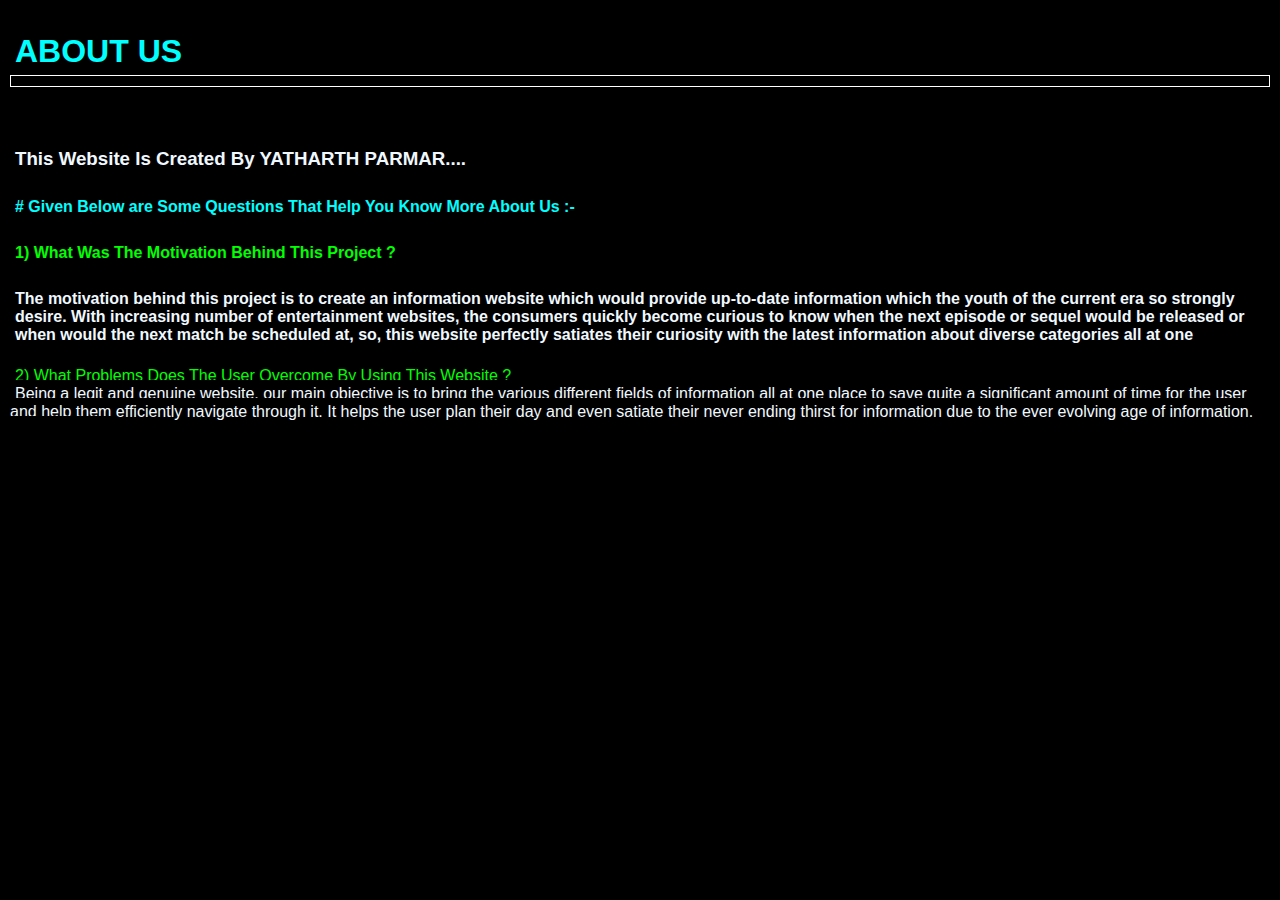
<file: aboutus.html>
<html>
    <head>
        <title>ABOUT US</title>
        <link rel="stylesheet" type="text/css" href="aboutus.css">
    </head>>
    <body>
        <h1>ABOUT US</h1> 
        <hr color="white" size="5px">
            <h2>Hello Users,</h2><br>
            <h3>This Website Is Created By YATHARTH PARMAR....</h3><br>
            <h4># Given Below are Some Questions That Help You Know More About Us :- </h4><br>
            <h5>1) What Was The Motivation Behind This Project ?</h5><br>
            <h6>The motivation behind this project is to create an information 
            website which would provide up-to-date information which the 
            youth of the current era so strongly desire. With increasing number 
            of entertainment websites, the consumers quickly become curious to 
            know when the next episode or sequel would be released or when 
            would the next match be scheduled at, so, this website perfectly 
            satiates their curiosity with the latest information about diverse 
            categories all at one</h6><br>
            <h7>2) What Problems Does The User Overcome By Using This Website ?</h7><br>
            <h8>Being a legit and genuine website, our main objective is to bring the 
                various different fields of information all at one place to save quite a 
                significant amount of time for the user and help them efficiently 
                navigate through it. It helps the user plan their day and even satiate 
                their never ending thirst for information due to the ever evolving age 
                of information. </h8>
            <h9>sihgjsghejsjv</h9>
        </body>
    </html>
</file>
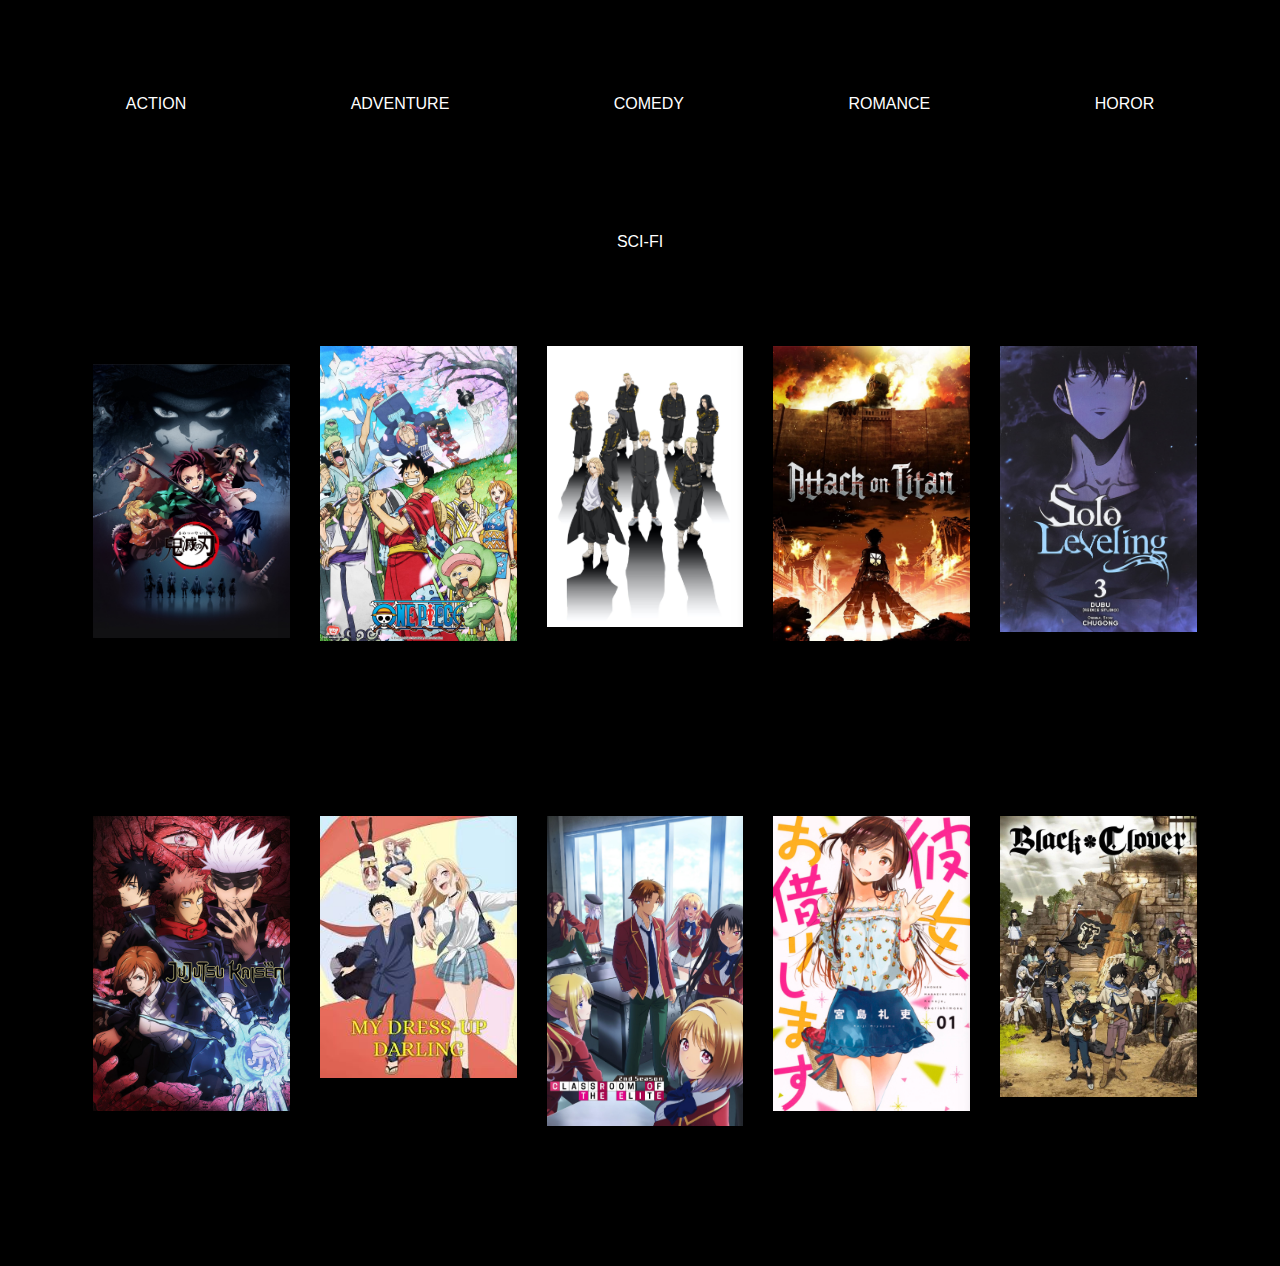
<file: anime.html>
<html>
<head>
    <title>Anime</title>
    <link rel="stylesheet" href="anime.css">
</head>
<body>
    <div class="GENRE">
        <ul>
            <li><a href="#">ACTION</a></li>
            <li><a href="#">ADVENTURE</a></li>
            <li><a href="#">COMEDY</a></li>
            <li><a href="#">ROMANCE</a></li>
            <li><a href="#">HOROR</a></li>
            <li><a href="#">SCI-FI</a></li>
        </ul>
        
    </div>
    <div class="ani">
        <div class="x">
         <a href="./demonslayer.html">
                <img src="demonslayer.jpg">
         </a>
        </div>
        <div class="x">
           <img src="onepiece.jpg">
        </div>
        <div class="x">
           <img src="tokyo.jpg">
        </div>
        <div class="x">
           <img src="aot.jpg">
        </div>
        <div class="x">
           <img src="sololeveling.jpg">
        </div>
        </div>
        <div class="me">
            <div class="m">
                <img src="jjk.jpg">
             </div>
             <div class="m">
                <img src="darling.jpg">
             </div>
             <div class="m">
                <img src="cote.jpg">
             </div>
             <div class="m">
                <img src="ragf.jpg">
             </div>
             <div class="m">
                <img src="blackclover.jpg">
             </div>

        </div>
</body>
</html>
</file>
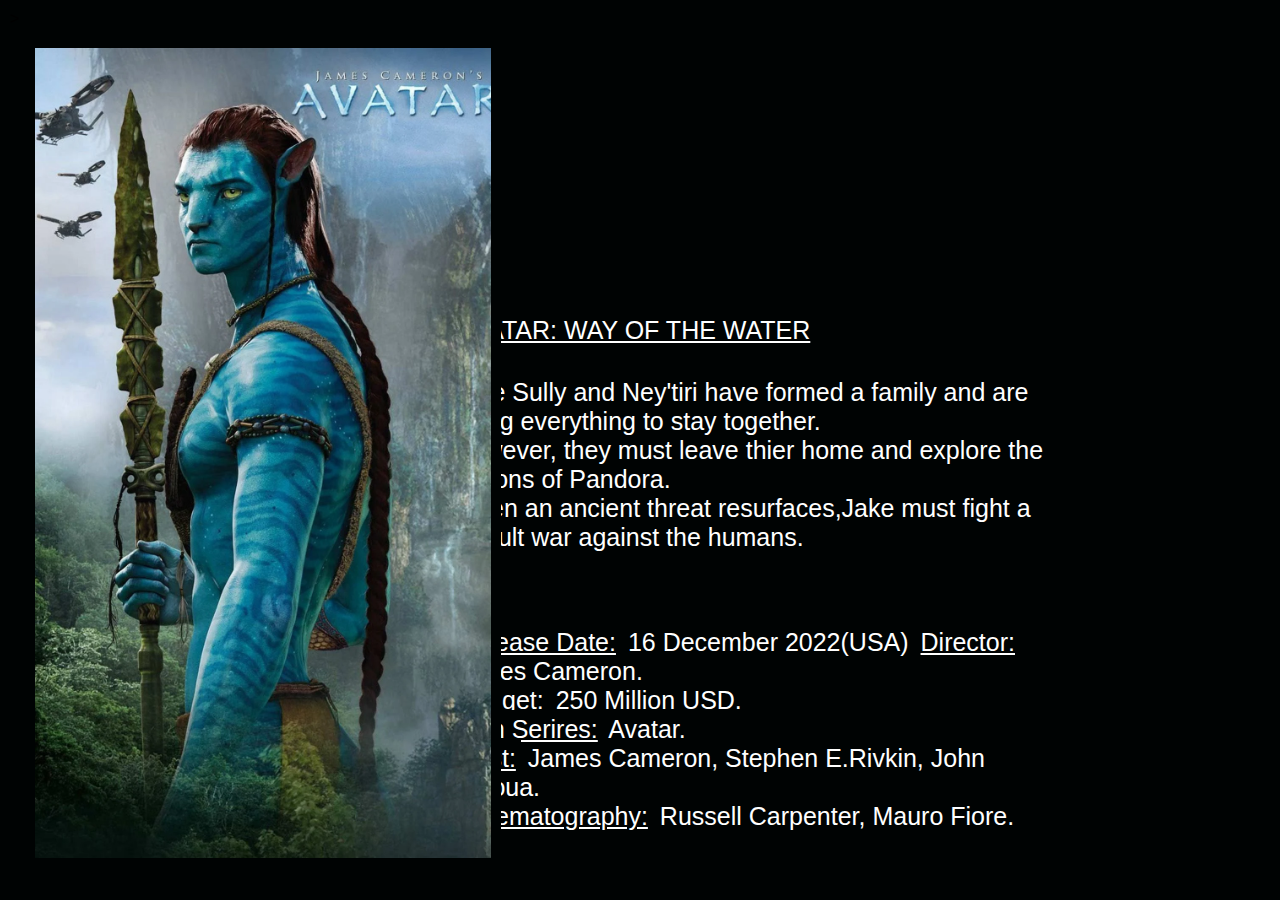
<file: avatar.html>
<html>
    <head>
        <title>AVATAR</title>
        <link rel="stylesheet" type="text/css" href="avatar.css">
    </head>>
    <body>
        <header>
            <div class="avatar">
                <div class="a">
                    <img src="aa.png">
                </div>
                </div>
                
                <p id="p1">
                    Jake Sully and Ney'tiri have formed a family and are doing everything to stay together.<br> However, they must leave 
                    thier home and explore the regions of Pandora.<br> When an ancient threat resurfaces,Jake must fight a diffcult war 
                    against the humans.<br>
                    </p>
                    <p id="p3">
                   <u>Release Date:</u> 16 December 2022(USA)
                   <u> Director:</u>    James Cameron.<br>
                   <u> Budget:</u> 250 Million USD.<br>
                   <u>Film Serires:</u> Avatar.<br>
                   <u> Cast:</u> James Cameron, Stephen E.Rivkin, John Refoua.<br>
                    <u>Cinematography:</u> Russell Carpenter, Mauro Fiore. 
                </p>
                <p id="p2"><u>AVATAR: WAY OF THE WATER</u></p>
            </header>
        </body>
    </html>
</file>
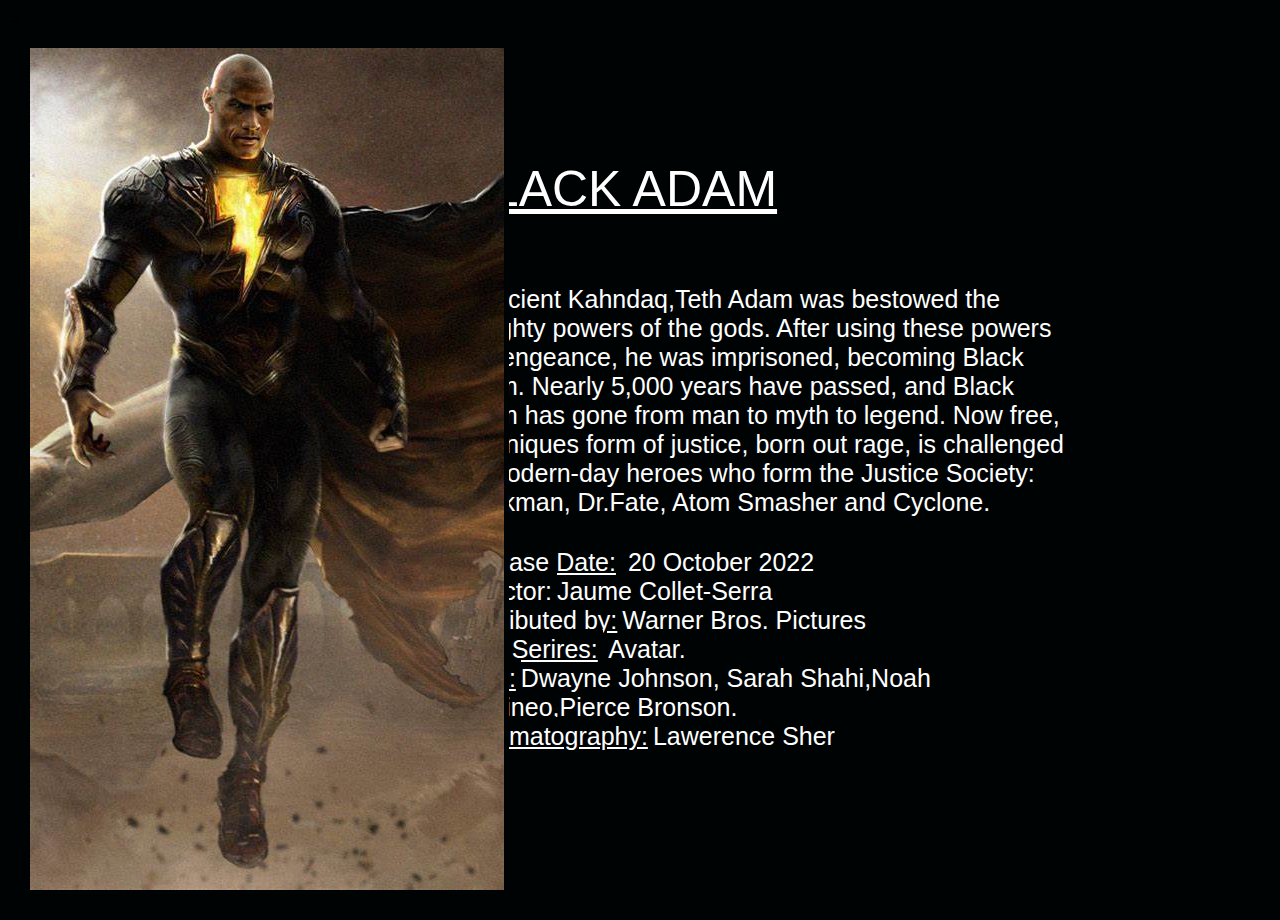
<file: blackadam.html>
<html>
    <head>
        <title>BLACK ADAM</title>
        <link rel="stylesheet" type="text/css" href="blackadam.css">
    </head>>
    <body>
        <header>
            <div class="blackadam">
                <div class="b">
                    <img src="ba.jpg">
                </div>
                </div>
                
                <p id="p1">
                    In ancient Kahndaq,Teth Adam was bestowed the almighty powers of the gods. After using these powers for vengeance,
                    he was imprisoned, becoming Black Adam. Nearly 5,000 years have passed, and Black Adam has gone from man to myth
                    to legend. Now free, his uniques form of justice, born out rage, is challenged by modern-day heroes who form the 
                    Justice Society: Hawkman, Dr.Fate, Atom Smasher and Cyclone. 
                    </p>
                    <p id="p3">
                   <u>Release Date:</u> 20 October 2022<br>
                   <u> Director:</u>Jaume Collet-Serra<br>
                   <u>Distributed by:</u>Warner Bros. Pictures<br>
                   <u>Film Serires:</u> Avatar.<br>
                   <u> Cast:</u>Dwayne Johnson, Sarah Shahi,Noah Centineo,Pierce Bronson. <br>
                    <u>Cinematography:</u>Lawerence Sher
                </p>
                <p id="p2"><u>BLACK ADAM</u></p>
            </header>
        </body>
    </html>
</file>
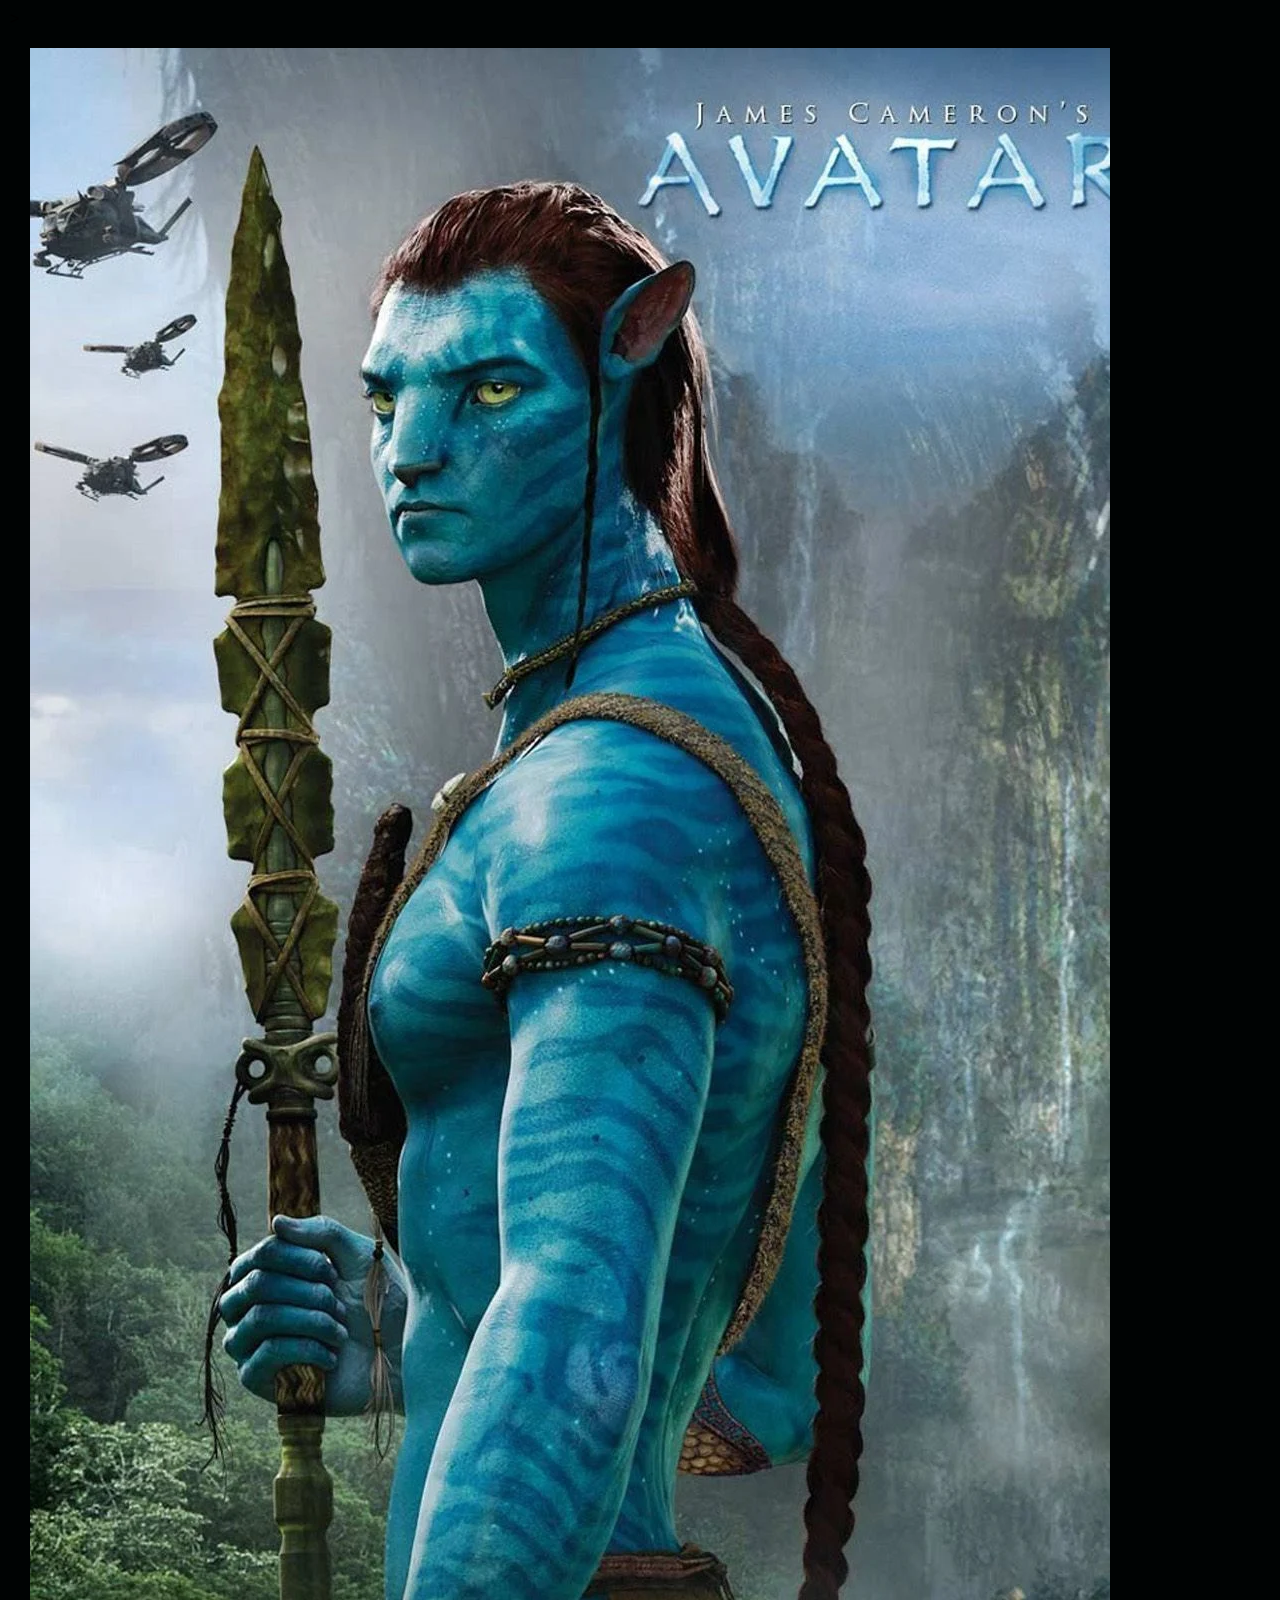
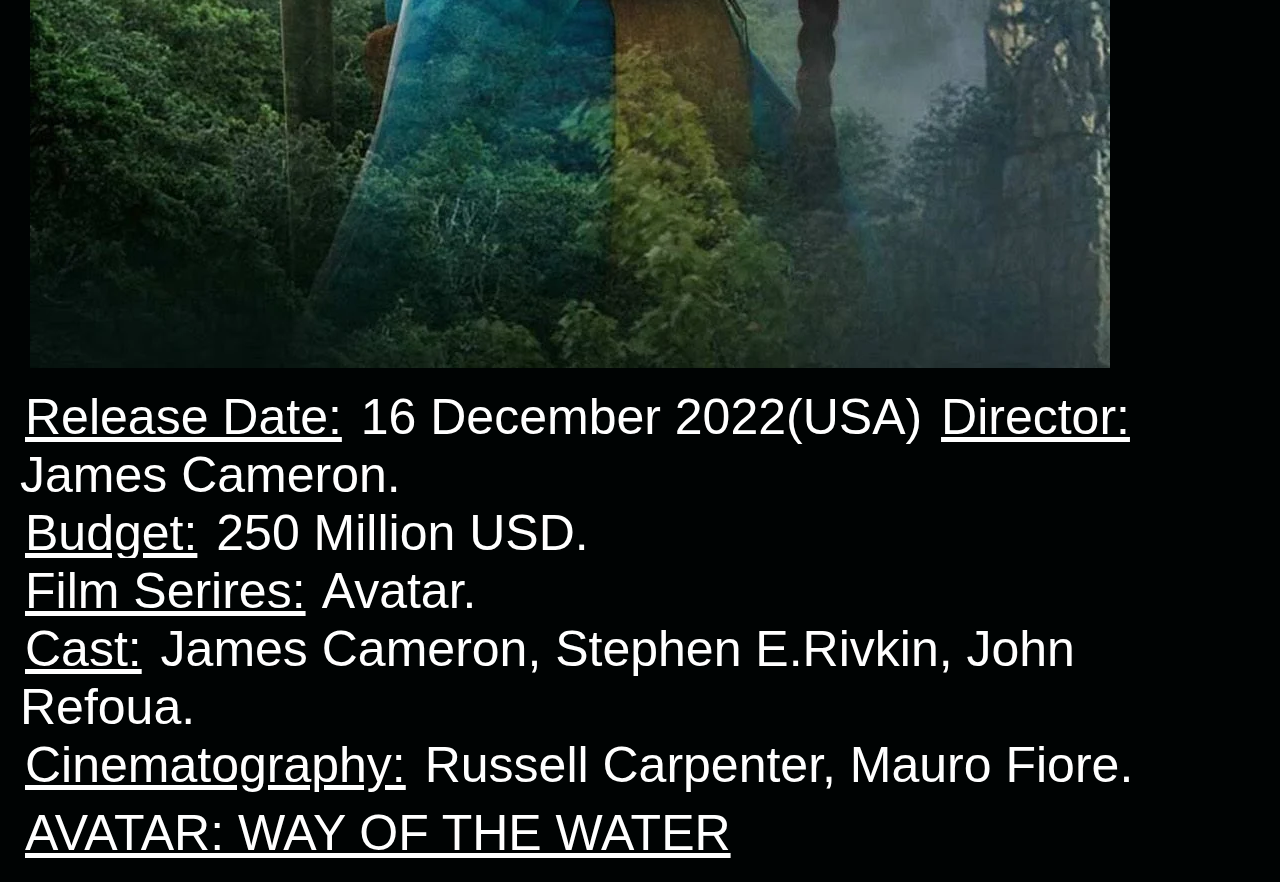
<file: ghostrider.html>
<html>
    <head>
        <title>GHOST RIDER</title>
        <link rel="stylesheet" type="text/css" href="ghostrider.css">
    </head>>
    <body>
        <header>
            <div class="avatar">
                <div class="c">
                    <img src="aa.png">
                </div>
                </div>
                
                <p id="p1">
                    Jake Sully and Ney'tiri have formed a family and are doing everything to stay together.<br> However, they must leave 
                    thier home and explore the regions of Pandora.<br> When an ancient threat resurfaces,Jake must fight a diffcult war 
                    against the humans.<br>
                    </p>
                    <p id="p3">
                   <u>Release Date:</u> 16 December 2022(USA)
                   <u> Director:</u>    James Cameron.<br>
                   <u> Budget:</u> 250 Million USD.<br>
                   <u>Film Serires:</u> Avatar.<br>
                   <u> Cast:</u> James Cameron, Stephen E.Rivkin, John Refoua.<br>
                    <u>Cinematography:</u> Russell Carpenter, Mauro Fiore. 
                </p>
                <p id="p2"><u>AVATAR: WAY OF THE WATER</u></p>
            </header>
        </body>
    </html>
</file>
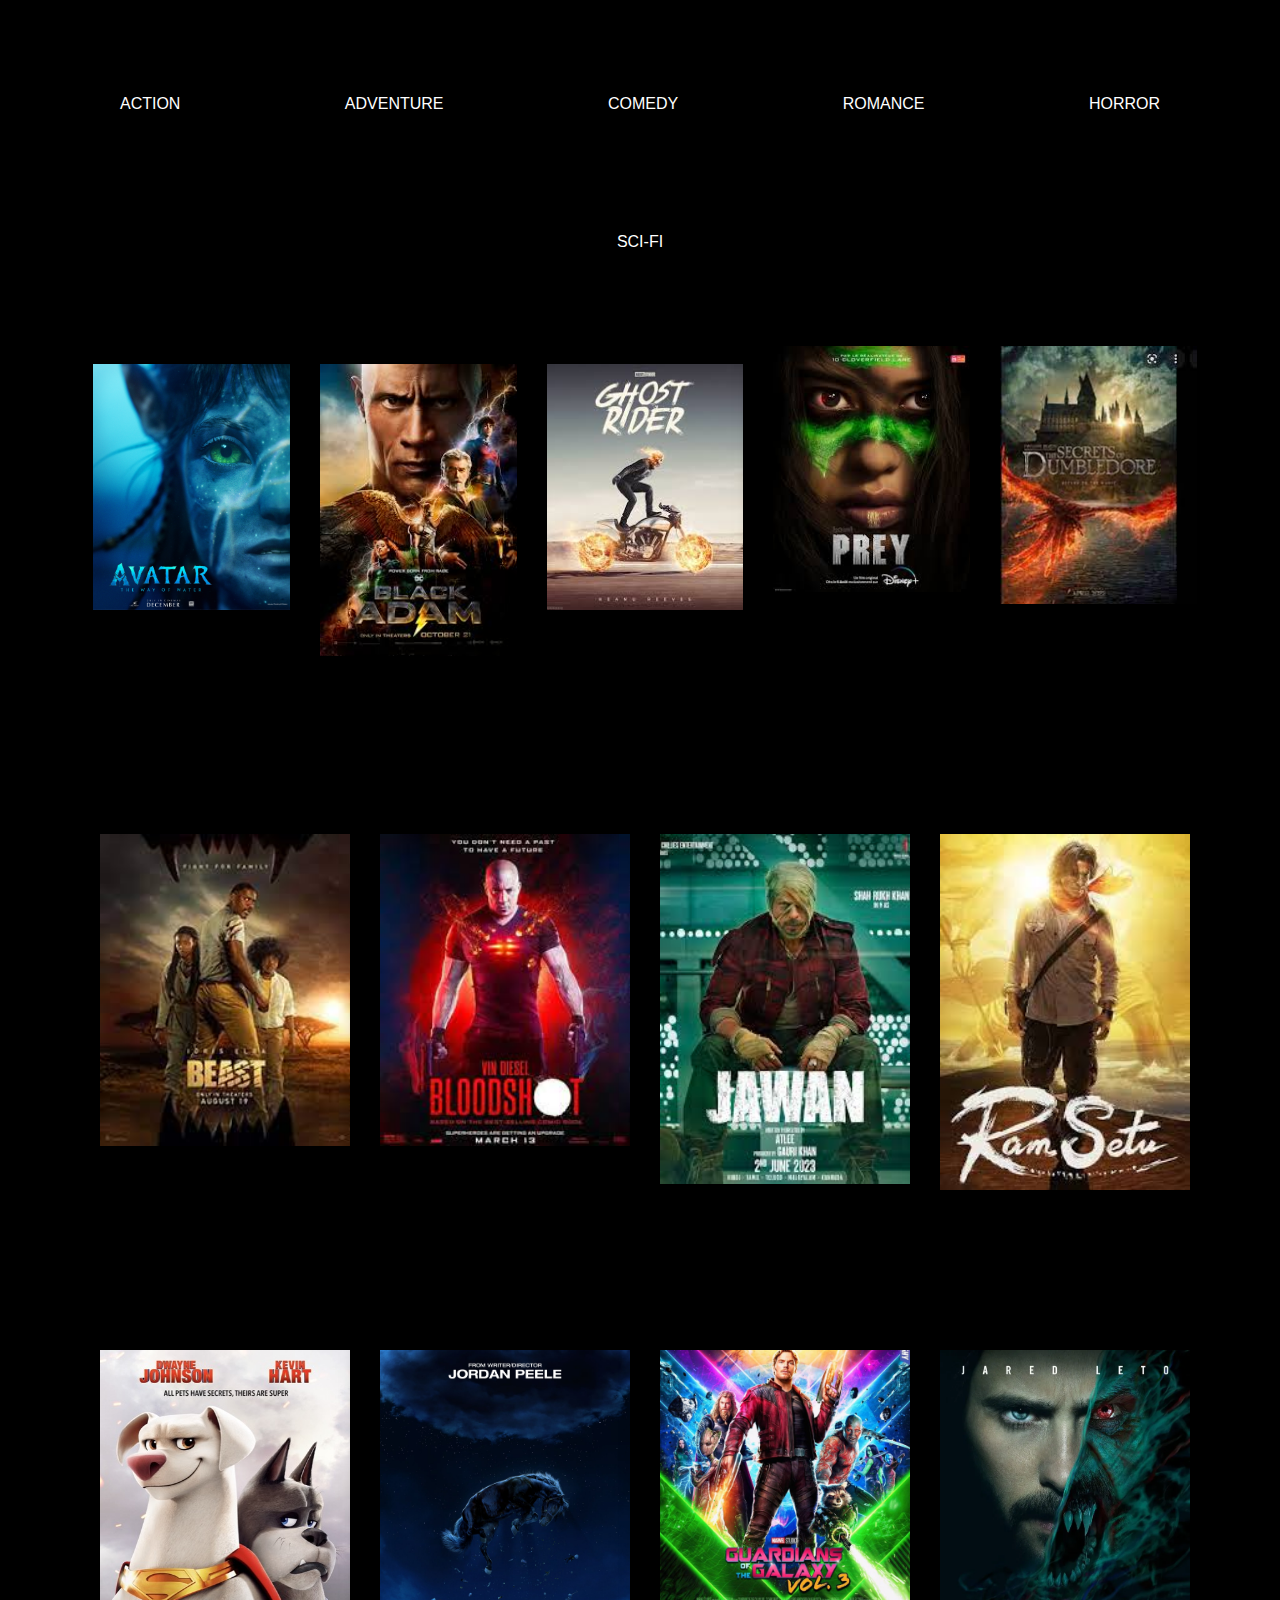
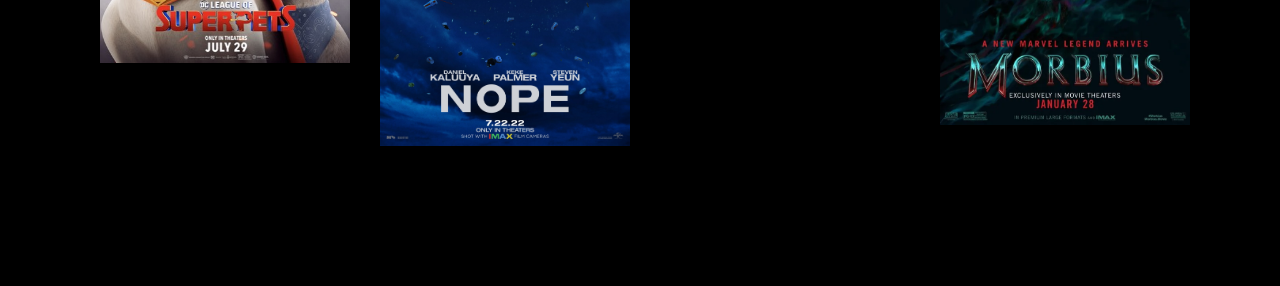
<file: movies.html>
<html>
<head>
    <title>Movies</title>
    <link rel="stylesheet" href="./CSS/movies.css">
</head>
<body>
    <div class="GENRE">
        <ul>
            <li><a href="#">ACTION</a></li>
            <li><a href="#">ADVENTURE</a></li>
            <li><a href="#">COMEDY</a></li>
            <li><a href="#">ROMANCE</a></li>
            <li><a href="#">HORROR</a></li>
            <li><a href="#">SCI-FI</a></li>
        </ul>
        
    </div>
    <div class="images">
        <div class="box">
            <a href="./avatar.html">
                <img src="ava1.jpg">
            </a>
        </div>
        <div class="box">
            <a href="./blackadam.html">
           <img src="black adam.jpg">
           </a>
        </div>
        <div class="box">
            <a href="./ghostrider.html">
           <img src="ghost rider.jpg">
            </a>
        </div>
        <div class="box">
           <img src="prey.jpg">
        </div>
        <div class="box">
           <img src="SOD.jpg">
        </div>
        </div>
        <div class="pics">
            <div class="s">
                <img src="beast.jpg">
             </div>
             <div class="s">
                <img src="bloodshot.jpg">
             </div>
             <div class="s">
                <img src="jawan.jpg">
             </div>
             <div class="s">
                <img src="ram setu.jpg">
             </div>

        </div>
        <div class="photos">
            <div class="q">
                <img src="superpets.jpg">
            </div>
            <div class="q">
                <img src="nope.jpg">
            </div>  
            <div class="q">
                <img src="gog3.jpg">
            </div>  
            <div class="q">
                <img src="morbius.webp">
            </div>
        </div>
</body>
</html>
</file>
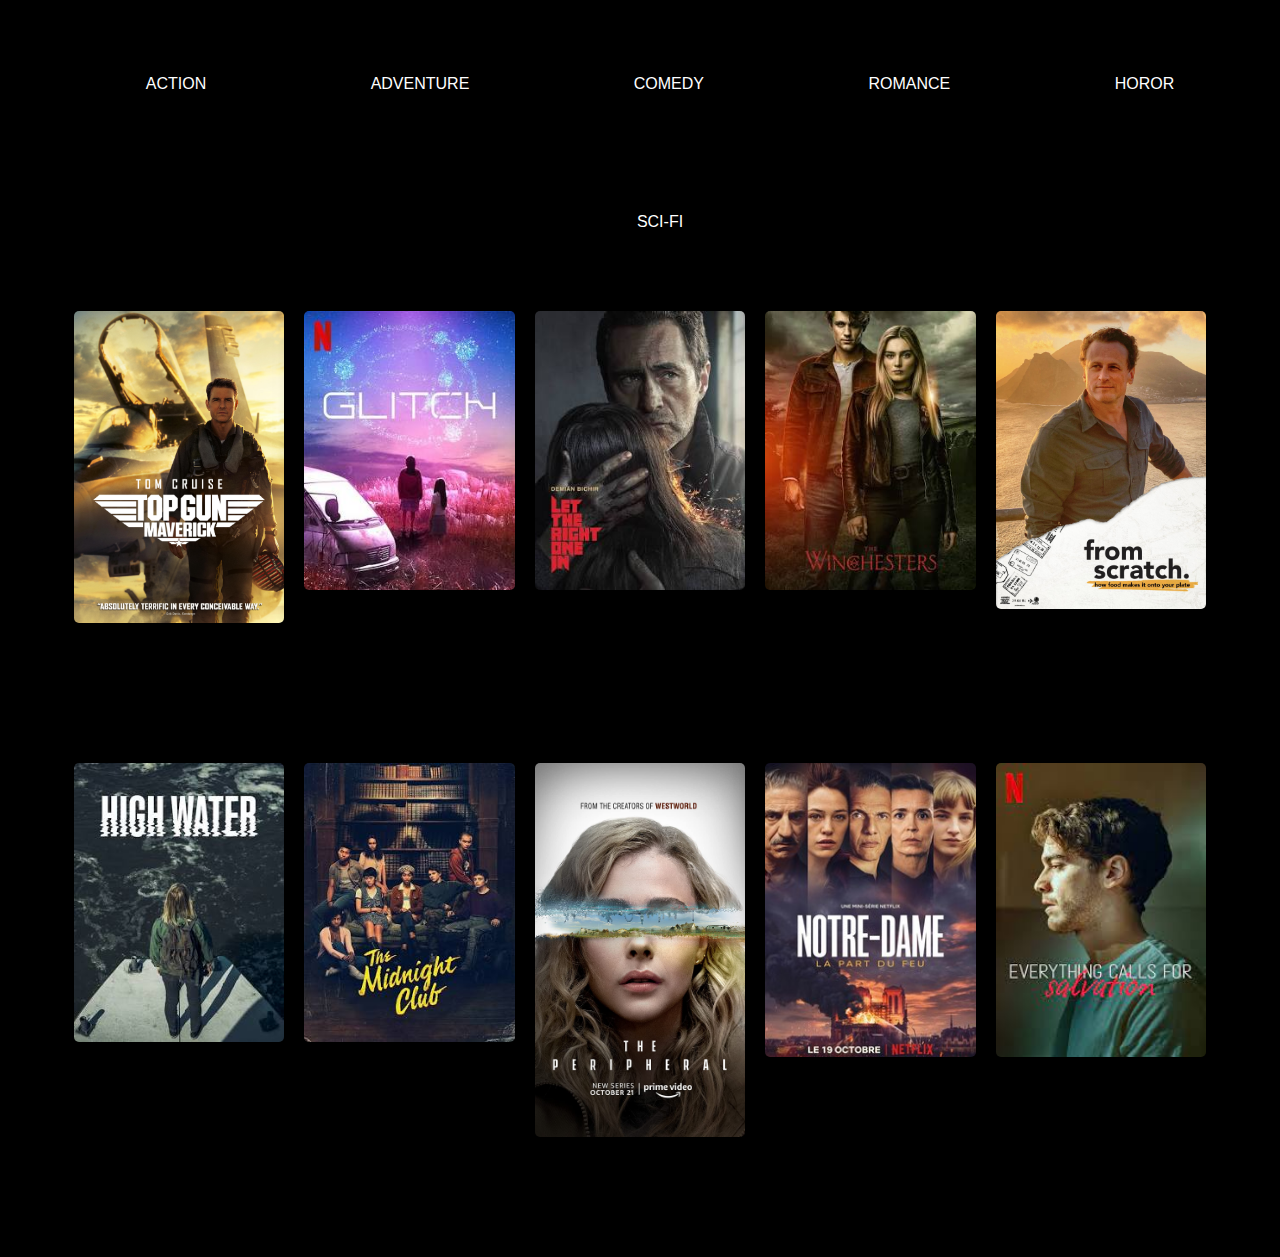
<file: series.html>
<!DOCTYPE html>
<html lang="en">
<head>
    <meta charset="UTF-8">
    <meta http-equiv="X-UA-Compatible" content="IE=edge">
    <meta name="viewport" content="width=device-width, initial-scale=1.0">
    <title>Movies</title>
    <link rel="stylesheet" href="series.css">
</head>
<body>
    <div class="GENRE">
        <ul>
            <li><a href="#">ACTION</a></li>
            <li><a href="#">ADVENTURE</a></li>
            <li><a href="#">COMEDY</a></li>
            <li><a href="#">ROMANCE</a></li>
            <li><a href="#">HOROR</a></li>
            <li><a href="#">SCI-FI</a></li>
        </ul>
        
    </div>
    <div class="ser">
        <div class="y">
                <img src="maverick.jpg">
        </div>
        <div class="y">
           <img src="glitch.jpg">
        </div>
        <div class="y">
           <img src="leftright.jpg">
        </div>
        <div class="y">
           <img src="winchesters.jpg">
        </div>
        <div class="y">
           <img src="fromscratch.jpg">
        </div>
        </div>
        <div class="ies">
            <div class="z">
                <img src="highwater.jpg">
             </div>
             <div class="z">
                <img src="midnightclub.jpg">
             </div>
             <div class="z">
                <img src="peripheral.jpg">
             </div>
             <div class="z">
                <img src="notre.jpg">
             </div>
             <div class="z">
                <img src="salvation.jpg">
             </div>

        </div>
</body>
</html>
</file>
<file: aboutus.css>
*{
    margin: 0;
    padding: 5;
    font-family: 'Lucida Sans', 'Lucida Sans Regular', 'Lucida Grande', 'Lucida Sans Unicode', Geneva, Verdana, sans-serif;
    background-color: black;
    box-sizing: border-box;
}

h1
{
    color: cyan;
}
h3
{
    color: aliceblue;
}
h4
{
    color: cyan
}
h5
{
    color: lime;
    font-size: medium;
}
h6
{
    color: aliceblue;
    font-size: medium;
}
h7
{
    padding-bottom: 10px;
    color: lime;
    font-size: medium;
}
h8
{
    border-top: 10px;
    color: aliceblue;
    font-size: medium;
    padding-top: -20px;
}
</file>
<file: anime.css>
*{
    background-color: rgb(0, 0, 0);
    margin: 0;
    padding: 5;
    font-family: 'Lucida Sans', 'Lucida Sans Regular', 'Lucida Grande', 'Lucida Sans Unicode', Geneva, Verdana, sans-serif;
}
ul
{
     float: left;
     list-style-type: none;
     margin-top: 15px;
     text-align: center;
     
}
ul li
{
  display: inline-block;
  padding: 60px;
}
ul li a
{
    text-decoration: none;
    color: #fff;
    padding: 15px 20px;
    border: 10px solid aqua transparent;
    transition: 0.6s ease;
}
ul li a:hover
{
    background-color: rgb(151, 151, 151);
    color: aqua;
}

.ani
{
    width: 90%;
    padding: 20px;
    margin: 100px auto;
    display: flex;
    flex-direction: row;
    justify-content: center;
}
.x
{
    width: 250px;
    margin: 0 10px;
    box-shadow: 0 0 20px 2px rgb(0, 0, 0);
    transition: 1s ease
}
.x img
{
    display: block;
    width: 100%;
    border-radius: 5px;
}
.x:hover
{
    transform:scale(1.3);
    z-index: 2;
}
.me
{
    width: 90%;
    padding: 20px;
    margin: 100px auto;
    display: flex;
    flex-direction: row;
    justify-content: center;
}
.m
{
    width: 250px;
    margin: 0 10px;
    box-shadow: 0 0 20px 2px rgb(0, 0, 0);
    transition: 1s ease
}
.m img
{
    display: block;
    width: 100%;
    border-radius: 5px;
}
.m:hover
{
    transform:scale(1.3);
    z-index: 2;
}
</file>
<file: avatar.css>
*{
    margin: 0;
    padding: 5;
    font-family: 'Lucida Sans', 'Lucida Sans Regular', 'Lucida Grande', 'Lucida Sans Unicode', Geneva, Verdana, sans-serif;
    background-color: rgb(0, 3, 3);
}

.a img{
    height: 90vh;
    padding-left: 10;
    padding-right: 10;
    
}
.aa 
{
    display: flex;
    flex-direction: row;
    position: absolute;
    left: 50%; top: 50%;
}

p
{
    color: #fff;
    font-size: 50px;
    padding-right: 50px;
    text-align: left 50px;
}
#p1{
    width: 50%;
    height: auto;
    float: right;
    padding-right: 15%;
    margin-top: -40%;
    font-size: 25px;
}

#p2
{
    font-family: Verdana, Geneva, Tahoma, sans-serif;
    margin-top: -45%;
    width: 50%;
    height: auto;
    float: right;
    padding-right: 15%;
    font-size: 25px;
     
}
#p3
{
    width: 50%;
    height: auto;
    float: right;
    padding-right: 15%;
    margin-top: -20%;
    font-size: 25px;
}
</file>
<file: blackadam.css>
*{
    margin: 0;
    padding: 5;
    font-family: 'Lucida Sans', 'Lucida Sans Regular', 'Lucida Grande', 'Lucida Sans Unicode', Geneva, Verdana, sans-serif;
    background-color: rgb(0, 3, 3);
}

.a img{
    height: 90vh;
    padding-left: 10;
    padding-right: 10;
    
}
.ba
{
    display: flex;
    flex-direction: row;
    position: absolute;
    left: 50%; top: 50%;
}

p
{
    color: #fff;
    font-size: 50px;
    padding-right: 50px;
    text-align: left 50px;
}
#p1{
    width: 50%;
    height: auto;
    float: right;
    padding-right: 15%;
    margin-top: -50%;
    font-size: 25px;
}

#p2
{
    font-family: Verdana, Geneva, Tahoma, sans-serif;
    margin-top: -60%;
    width: 50%;
    height: auto;
    float: right;
    padding-right: 15%;
    font-size: 50px;
     
}
#p3
{
    width: 50%;
    height: auto;
    float: right;
    padding-right: 15%;
    margin-top: -29%;
    font-size: 25px;
}
</file>
<file: ghostrider.css>
*{
    margin: 0;
    padding: 5;
    font-family: 'Lucida Sans', 'Lucida Sans Regular', 'Lucida Grande', 'Lucida Sans Unicode', Geneva, Verdana, sans-serif;
    background-color: rgb(0, 3, 3);
}

.a img{
    height: 90vh;
    padding-left: 10;
    padding-right: 10;
    
}
.aa 
{
    display: flex;
    flex-direction: row;
    position: absolute;
    left: 50%; top: 50%;
}

p
{
    color: #fff;
    font-size: 50px;
    padding-right: 50px;
    text-align: left 50px;
}
#p1{
    width: 50%;
    height: auto;
    float: right;
    padding-right: 15%;
    margin-top: -40%;
    font-size: 25px;
}
</file>
<file: CSS/movies.css>
*{
    background-color: rgb(0, 0, 0);
    margin: 0;
    padding: 5;
    font-family: 'Lucida Sans', 'Lucida Sans Regular', 'Lucida Grande', 'Lucida Sans Unicode', Geneva, Verdana, sans-serif;
}
.logo img
{
    float: left;
    width: 100px;
    height: auto;
}
ul
{
     float: left;
     list-style-type: none;
     margin-top: 15px;
     text-align: center;
     
}
ul li
{
  display: inline-block;
  padding: 60px;
}
ul li a
{
    text-decoration: none;
    color: #fff;
    padding: 15px 20px;
    border: 10px solid aqua transparent;
    transition: 0.6s ease
}
ul li a:hover
{
    background-color: rgb(151, 151, 151);
    color: aqua;
}
.images
{
    width: 90%;
    padding: 20px;
    margin: 100px auto;
    display: flex;
    flex-direction: row;
    justify-content: center;
}
.box
{
    width: 250px;
    margin: 0 10px;
    box-shadow: 0 0 20px 2px rgb(0, 0, 0);
    transition: 1s ease
}
.box img
{
    display: block;
    width: 100%;
    border-radius: 5px;
}
.box:hover
{
    transform:scale(1.3);
    z-index: 2;
}
.pics
{
    width: 90%;
    padding: 20px;
    margin: 100px auto;
    display: flex;
    flex-direction: row;
    justify-content: center;
}
.s
{
    width: 250px;
    margin: 0 10px;
    box-shadow: 0 0 20px 2px rgb(0, 0, 0);
    transition: 1s ease
}
.s img
{
    display: block;
    width: 100%;
    border-radius: 5px;
}
.s:hover
{
    transform:scale(1.3);
    z-index: 2;
}
.photos
{
    width: 90%;
    padding: 20px;
    margin: 100px auto;
    display: flex;
    flex-direction: row;
    justify-content: center;
}
.q
{
    width: 250px;
    margin: 0 10px;
    box-shadow: 0 0 20px 2px rgb(0, 0, 0);
    transition: 1s ease
}
.q img
{
    display: block;
    width: 100%;
    border-radius: 5px;
}
.q:hover
{
    transform:scale(1.3);
    z-index: 2;
}
</file>
<file: series.css>
*{
    background-color: rgb(0, 0, 0);
    margin: 0;
    padding: 5;
    font-family: 'Lucida Sans', 'Lucida Sans Regular', 'Lucida Grande', 'Lucida Sans Unicode', Geneva, Verdana, sans-serif;
}
ul
{
     float: left;
     list-style-type: none;
     margin-top: 15px;
     text-align: center;
     
}
ul li
{
  display: inline-block;
  padding: 60px;
}
ul li a
{
    text-decoration: none;
    color: #fff;
    padding: 15px 20px;
    border: 10px solid aqua transparent;
    transition: 0.6s ease;
}
ul li a:hover
{
    background-color: rgb(151, 151, 151);
    color: aqua;
}

.ser
{
    width: 90%;
    padding: 20px;
    margin: 100px auto;
    display: flex;
    flex-direction: row;
    justify-content: center;
}
.y
{
    width: 250px;
    margin: 0 10px;
    box-shadow: 0 0 20px 2px rgb(0, 0, 0);
    transition: 1s ease
}
.y img
{
    display: block;
    width: 100%;
    border-radius: 5px;
}
.y:hover
{
    transform:scale(1.3);
    z-index: 2;
}
.ies
{
    width: 90%;
    padding: 20px;
    margin: 100px auto;
    display: flex;
    flex-direction: row;
    justify-content: center;
}
.z
{
    width: 250px;
    margin: 0 10px;
    box-shadow: 0 0 20px 2px rgb(0, 0, 0);
    transition: 1s ease
}
.z img
{
    display: block;
    width: 100%;
    border-radius: 5px;
}
.z:hover
{
    transform:scale(1.3);
    z-index: 2;
}
</file>
